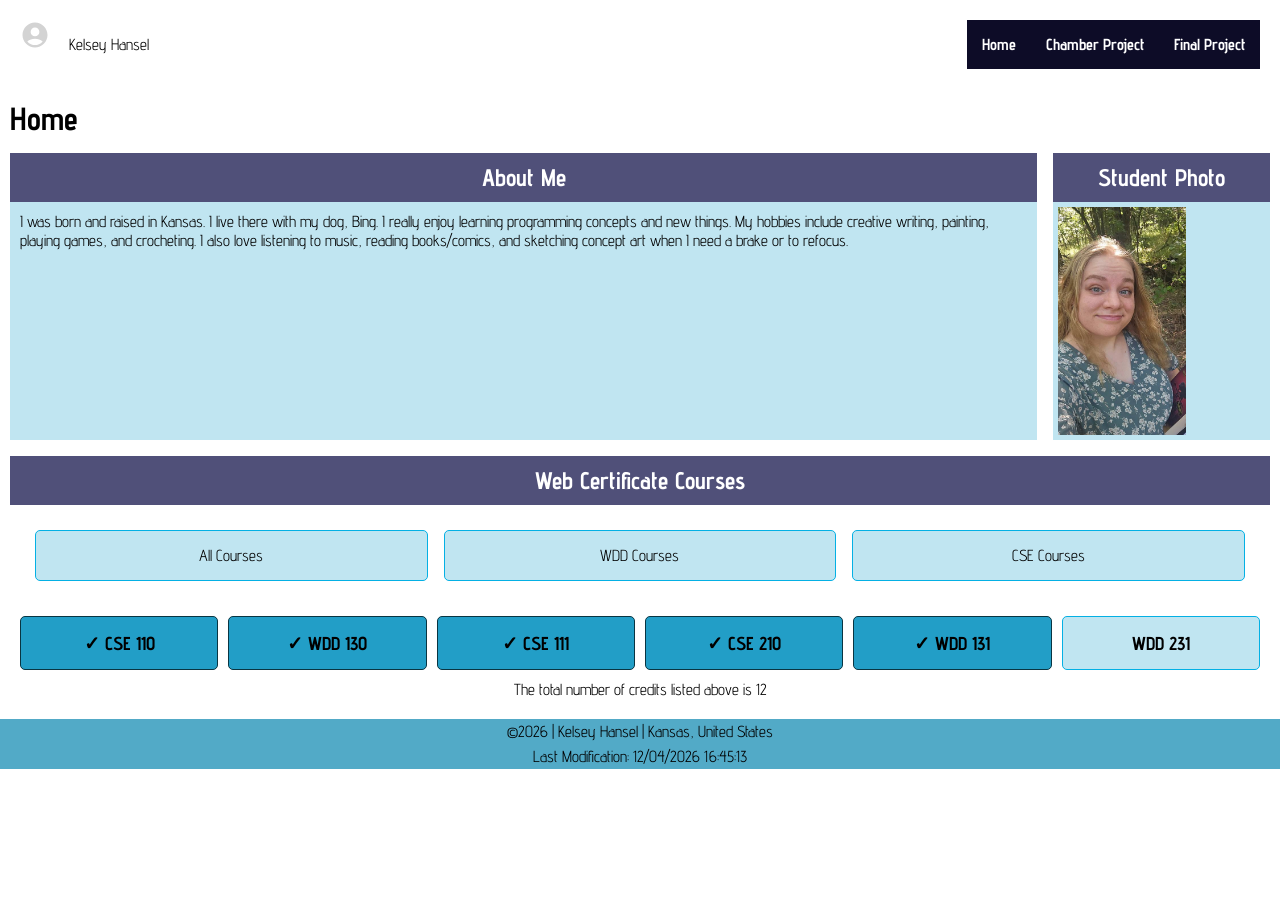
<file: index.html>
<!DOCTYPE html>
<html lang="en">
<head>
    <meta charset="UTF-8">
    <meta name="viewport" content="width=device-width, initial-scale=1.0">
    <title>Home Page</title>
    <meta name="description" content="Course Home Page that displays information about Kelsey Hansel, displays her picture, and her current certificate courses.">
    <meta name="author" content="Kelsey Hansel">
    <meta name="og:title" content="Course Home Page">
    <meta name="og:description" content="Kelsey Hansel's student page that displays her courses for her current certificate and some information about her.">
    <meta name="og:image" content="">
    <meta name="og:url" content="">
    <link rel="icon" href="images/favicon.ico">
    <link rel="preconnect" href="https://fonts.googleapis.com">
    <link rel="preconnect" href="https://fonts.gstatic.com" crossorigin>
    <link href="https://fonts.googleapis.com/css2?family=Advent+Pro:ital,wdth,wght@0,100..200,100..900;1,100..200,100..900&display=swap" rel="stylesheet">
    <link rel="stylesheet" href="styles/small.css">
    <link rel="stylesheet" href="styles/larger.css">
    <script src="scripts/date.js" defer></script>
    <script src="scripts/navigation.js" defer></script>
    <script src="scripts/course.js" defer></script>
</head>
<body>
    <header>
        <div class="name">
            <img src="images/logo.svg" class="logo" alt="Page logo of a person.">
            <span id="myname">Kelsey Hansel</span>
        </div>
        <a id="menu" href="#"></a>
        <nav>
            <ul class="navigation"> <!-- index.html used as place holder until those projects are started.-->
                <li><a name="Home" href="index.html">Home</a></li>
                <li><a name="Chamber Project" href="chamber/index.html">Chamber Project</a></li>
                <li><a name="Final Project" href="index.html">Final Project</a></li>
            </ul>
        </nav>
    </header>
    <main>
        <h1>Home</h1>
        <section class="card main">
            <h2>About Me</h2>
            <p>I was born and raised in Kansas. I live there with my dog, Bing. I really enjoy learning programming concepts and new things. My hobbies include creative writing, painting, playing games, and crocheting. I also love listening to music, reading books/comics, and sketching concept art when I need a brake or to refocus.</p>
        </section>
        <section class="card aside">
            <h2>Student Photo</h2>
            <img src="images/profile.jpg" class="profile" alt="Picture of Kelsey Hansel.">
        </section>
        <section class="bottom">
            <h2>Web Certificate Courses</h2>
            <ul class="button">
                <li><a name="All Courses" id="all-courses" class="all-courses">All Courses</a></li>
                <li><a name="WDD Courses" id="wdd-courses" class="wdd-courses">WDD Courses</a></li>
                <li><a name="CSE Courses" id="cse-courses" class="cse-courses">CSE Courses</a></li>
            </ul>
            <div id="display-courses" class="display-courses">

            </div>
            <p>The total number of credits listed above is <span id="credits"></span></p>
        </section>
    </main>
    <footer>
        <p>&copy;<span id="currentyear"></span> | Kelsey Hansel | Kansas, United States</p>
        <p class="last-mod">Last Modification: <span id="lastModified"></span></p>
    </footer>
</body>
</html>
</file>
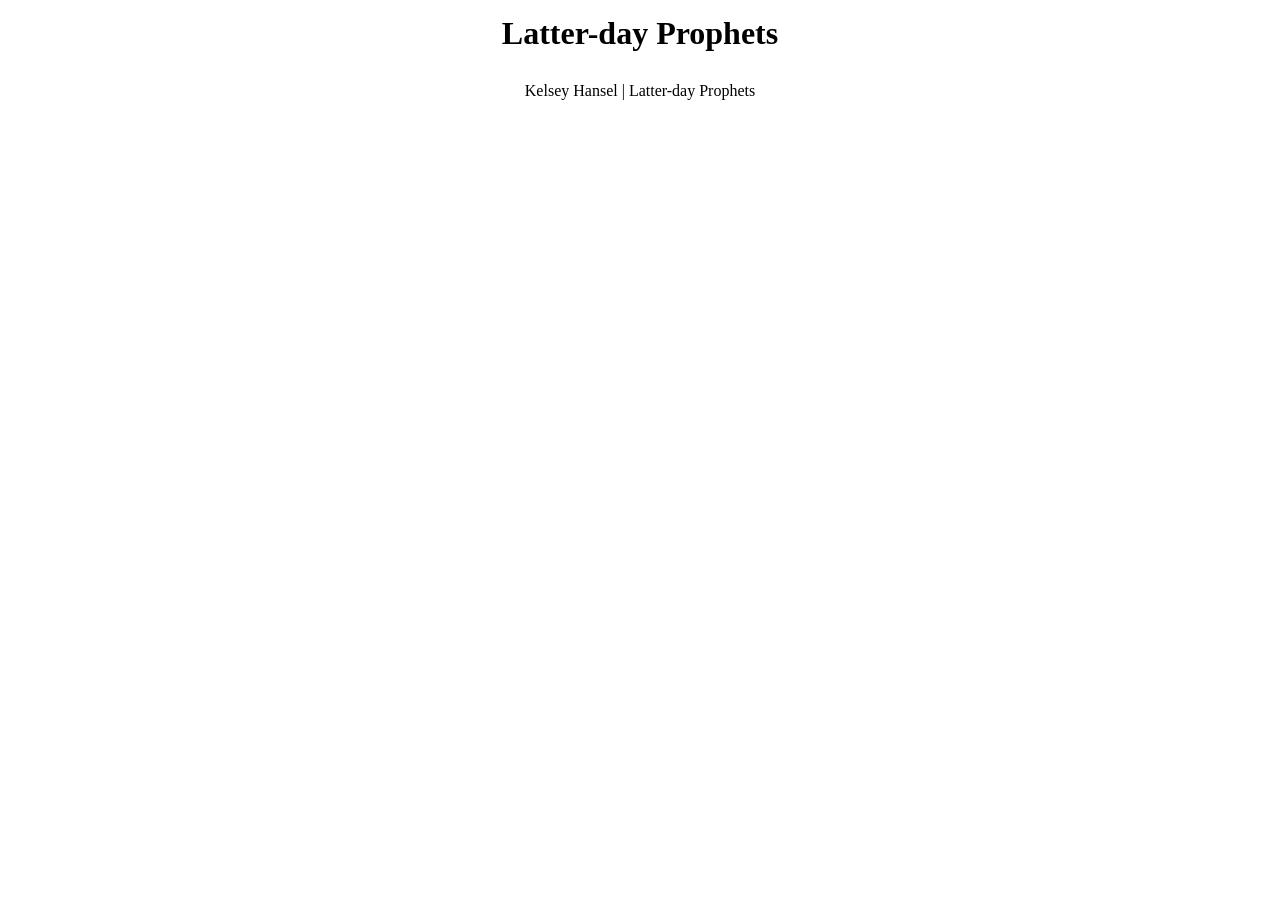
<file: prophets.html>
<!DOCTYPE html>
<html lang="en">
<head>
    <meta charset="UTF-8">
    <meta name="viewport" content="width=device-width, initial-scale=1.0">
    <title>Prophets Page</title>
    <meta name="description" content="Learning Activitng with prophets on json, async/await, and fetch methods.">
    <meta name="author" content="Kelsey Hansel">
    <link rel="stylesheet" href="styles/prophets.css">
    <script src="scripts/prophets.js" defer></script>
</head>
<body>
    <header>
        <h1>Latter-day Prophets</h1>
    </header>
    <main>
        <div id="cards"></div>
    </main>
    <footer>
        Kelsey Hansel | Latter-day Prophets
    </footer>
</body>
</html>
</file>
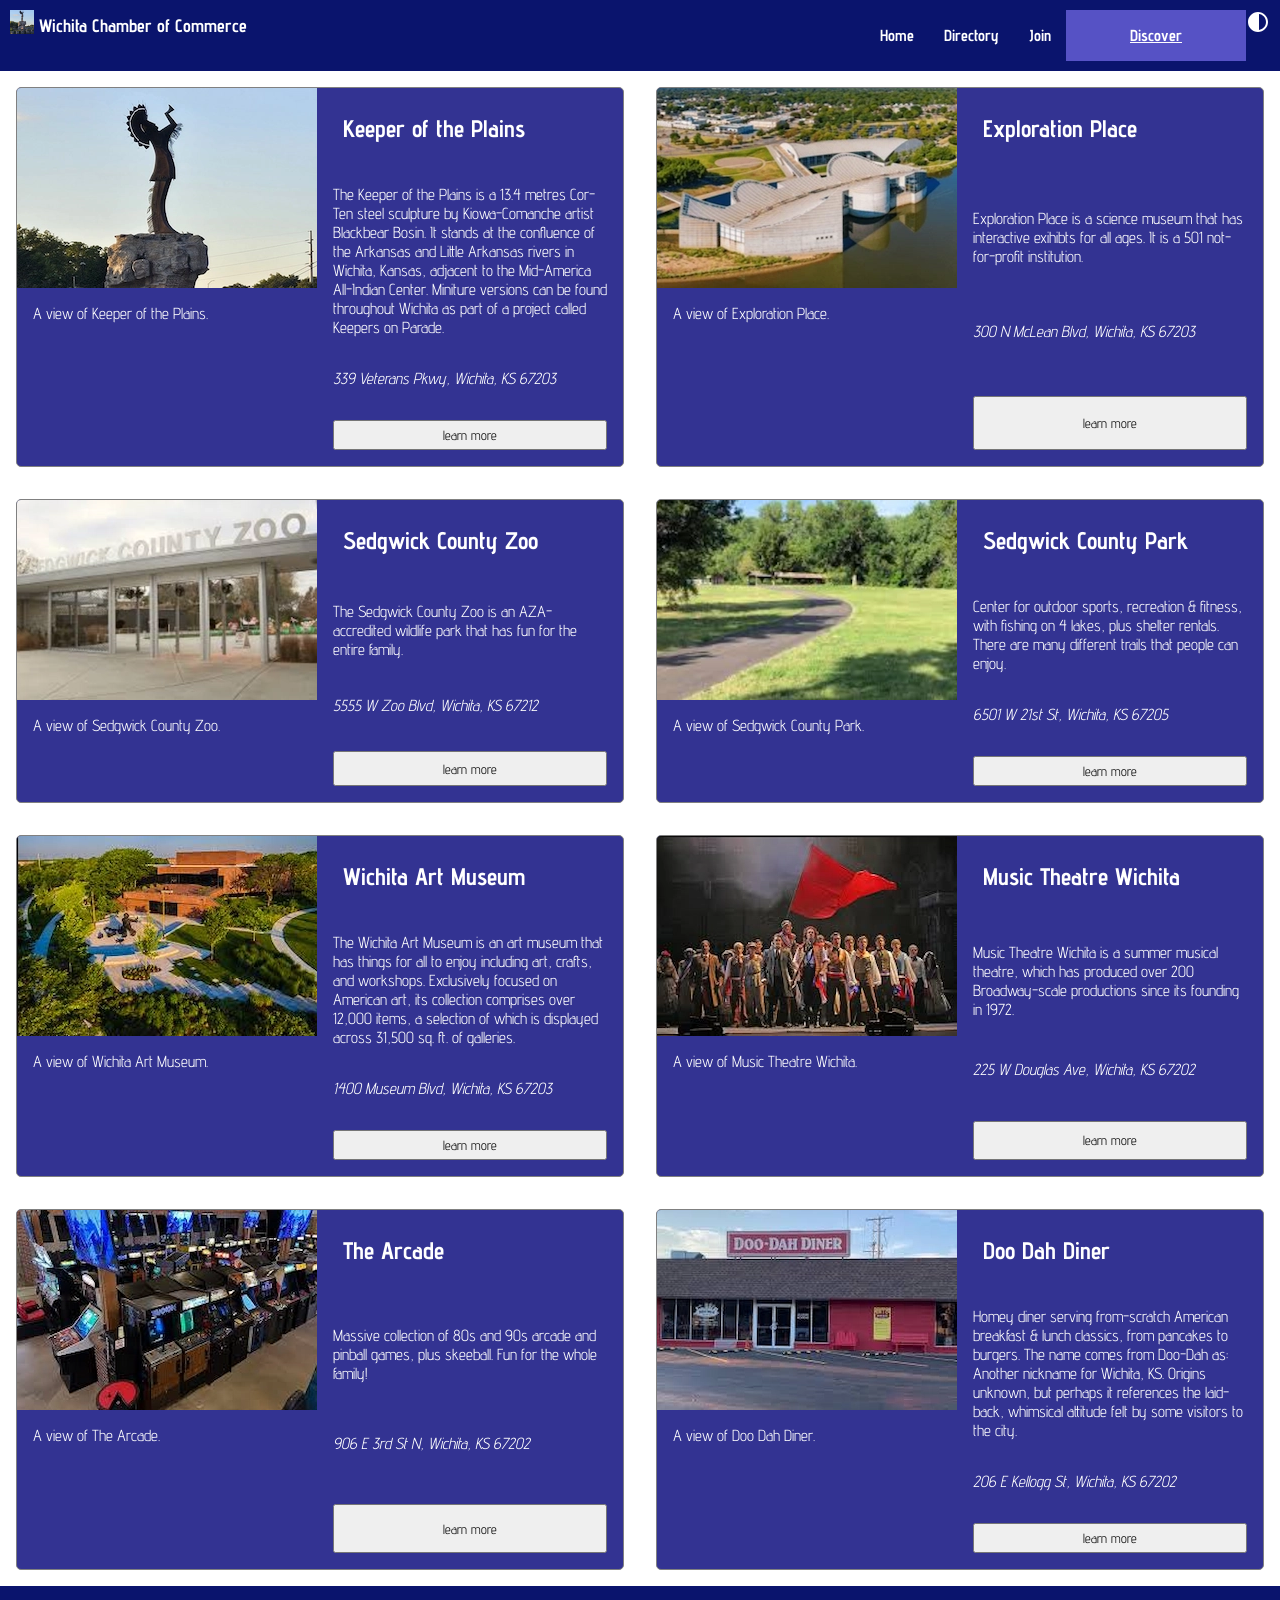
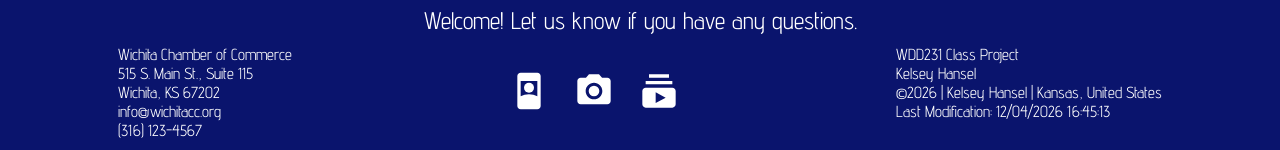
<file: chamber/discover.html>
<!DOCTYPE html>
<html lang="en">

<head>
    <meta charset="UTF-8">
    <meta name="viewport" content="width=device-width, initial-scale=1.0">
    <title>Discover</title>
    <meta name="description" content="Wichita Chamber of Commerce discover page that displays places of interest in Wichita.">
    <meta name="author" content="Kelsey Hansel">
    <meta name="og:title" content="Wichita Chamber of Commerce Discover Page">
    <meta name="og:description" content="Wichita Chamber of Commerce discover page that displays places of interest in Wichita.">
    <meta name="og:image" content="images/discover-preview.jpg">
    <meta name="og:url" content="https://kelsey-hansel.github.io/wdd231/chamber/discover.html">
    <link rel="icon" href="images/favicon.ico">
    <link rel="preconnect" href="https://fonts.googleapis.com">
    <link rel="preconnect" href="https://fonts.gstatic.com" crossorigin>
    <link href="https://fonts.googleapis.com/css2?family=Advent+Pro:ital,wdth,wght@0,100..200,100..900;1,100..200,100..900&display=swap" rel="stylesheet">
    <link rel="stylesheet" href="styles/normalize.css">
    <link rel="stylesheet" href="styles/small.css">
    <link rel="stylesheet" href="styles/medium.css">
    <script src="scripts/date.js" defer></script>
    <script src="scripts/navigation.js" defer></script>
    <script src="data/interest-area.mjs" type="module" defer></script>
    <script src="scripts/discover.mjs" type="module" defer></script>
</head>

<body>
    <header>
        <img src="images/logo.jpg" alt="Keeper of the Plains">
        <h1>Wichita Chamber of Commerce</h1>
        <img src="images/dark-mode.svg" alt="Dark mode button" class="darkmode" id="darkmode">
        <a id="menu" href="#"></a>
        <nav>
           <ul class="navigation">
                <li><a href="index.html">Home</a></li>
                <li><a href="directory.html">Directory</a></li>
                <li><a href="join.html">Join</a></li>
                <li><a href="discover.html" class="active">Discover</a></li>
            </ul> 
        </nav>
    </header>
    <main class="discover-cards">
        <section id="card-container">
            
        </section>
    </main>
    <footer>
        <p id="visit-message"></p>
        <section class="address">
            <p>Wichita Chamber of Commerce</p>
            <p>515 S. Main St., Suite 115</p>
            <p>Wichita, KS 67202</p>
            <p>info@wichitacc.org</p>
            <p>(316) 123-4567</p>
        </section>
        <section class="social-media">
            <a href="https://www.facebook.com"><img src="images/facebook.svg" alt="FaceBook logo and link"></a>
            <a href="https://www.instagram.com"><img src="images/instagram.svg" alt="Instagram logo and link"></a>
            <a href="https://www.youtube.com"><img src="images/youtube.svg" alt="YouTube logo and link"></a>
        </section>
        <section class="copyright">
            <p>WDD231 Class Project</p>
            <p>Kelsey Hansel</p>
            <p>&copy;<span id="currentyear"></span> | Kelsey Hansel | Kansas, United States</p>
            <p class="last-mod">Last Modification: <span id="lastModified"></span></p>
        </section>
    </footer>
</body>

</html>
</file>
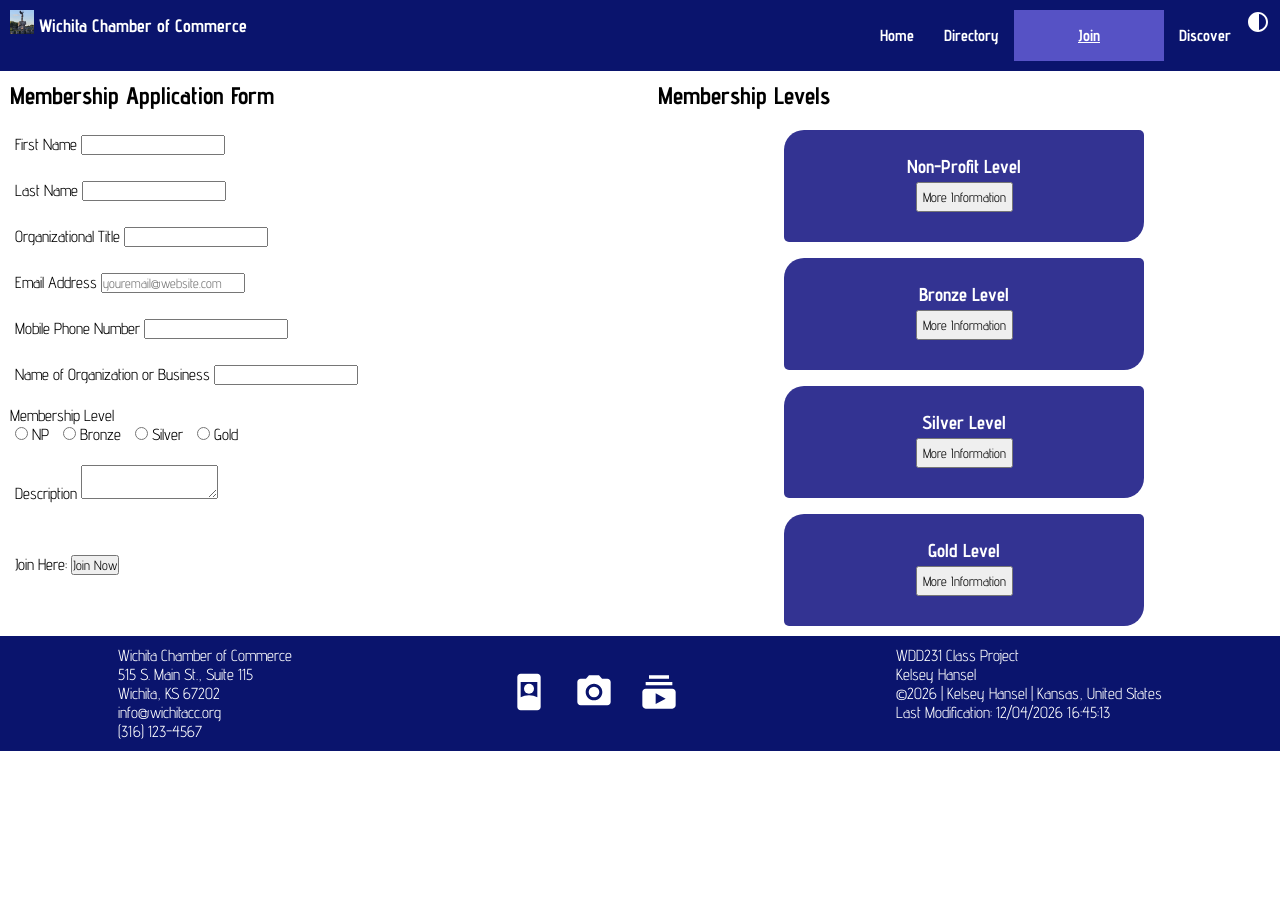
<file: chamber/join.html>
<!DOCTYPE html>
<html lang="en">

<head>
    <meta charset="UTF-8">
    <meta name="viewport" content="width=device-width, initial-scale=1.0">
    <title>Join</title>
    <meta name="description" content="Wichita Chamber of Commerce join page that displays the levels of membership and asks for your business's information.">
    <meta name="author" content="Kelsey Hansel">
    <meta name="og:title" content="Wichita Chamber of Commerce Join Page">
    <meta name="og:description" content="Wichita Chamber of Commerce join page that displays the levels of membership and asks for your business's information.">
    <meta name="og:image" content="images/join-preview.jpg">
    <meta name="og:url" content="https://kelsey-hansel.github.io/wdd231/chamber/join.html">
    <link rel="icon" href="images/favicon.ico">
    <link rel="preconnect" href="https://fonts.googleapis.com">
    <link rel="preconnect" href="https://fonts.gstatic.com" crossorigin>
    <link href="https://fonts.googleapis.com/css2?family=Advent+Pro:ital,wdth,wght@0,100..200,100..900;1,100..200,100..900&display=swap" rel="stylesheet">
    <link rel="stylesheet" href="styles/normalize.css">
    <link rel="stylesheet" href="styles/small.css">
    <link rel="stylesheet" href="styles/larger.css">
    <script src="scripts/date.js" defer></script>
    <script src="scripts/navigation.js" defer></script>
    <script src="scripts/join.js" defer></script>
</head>

<body>
    <header>
        <img src="images/logo.jpg" alt="Keeper of the Plains">
        <h1>Wichita Chamber of Commerce</h1>
        <img src="images/dark-mode.svg" alt="Dark mode button" class="darkmode" id="darkmode">
        <a id="menu" href="#"></a>
        <nav>
           <ul class="navigation">
                <li><a href="index.html">Home</a></li>
                <li><a href="directory.html">Directory</a></li>
                <li><a href="join.html" class="active">Join</a></li>
                <li><a href="discover.html">Discover</a></li>
            </ul> 
        </nav>
    </header>
    <main class="join">
        <div>
            <h2 class="form-heading">Membership Application Form</h2>
            <form id="member-join-form" method="GET" action="thankyou.html">
                <label for="first-name">First Name <input type="text" id="first-name" name="first-name" required autocomplete="given-name" title="Please enter first name."> </label>
                <label for="last-name">Last Name <input type="text" id="last-name" name="last-name" required autocomplete="family-name" title="Please enter last name."> </label>
                <label for="org-title">Organizational Title <input type="text" id="org-title" name="org-title" autocomplete="organization-title" title="Only letters, hyphens, and spaces allowed." pattern="[a-zA-Z\\-\\s]{7,}"> </label>
                <label for="email">Email Address <input type="email" id="email" name="email" required autocomplete="email" placeholder="youremail@website.com" title="Please enter your email."> </label>
                <label for="mobile-number">Mobile Phone Number <input type="tel" id="mobile-number" name="mobile-number" required autocomplete="tel" title="Please enter mobile number."> </label>
                <label for="org-name">Name of Organization or Business <input type="text" id="org-name" name="org-name" required autocomplete="organization" title="Please enter your organization name."> </label>
                <fieldset id="levels-membership">
                    <legend>Membership Level</legend>
                    <label for="membership-level"> <input type="radio" id="non-profit" name="membership-level" required value="NP"> NP</label>
                    <label for="membership-level"> <input type="radio" id="bronze" name="membership-level" required value="Bronze"> Bronze</label>
                    <label for="membership-level"> <input type="radio" id="silver" name="membership-level" required value="Silver"> Silver</label>
                    <label for="membership-level"> <input type="radio" id="gold" name="membership-level" required value="Gold"> Gold</label>
                </fieldset>
                <label for="description">Description <textarea id="description" name="description" title="Please enter a short description of you organization."></textarea> </label>
                <label for="timestamp"><input type="hidden" id="timestamp" name="timestamp"></label>
                <label for="submit-button"> Join Here: <input type="submit" id="submit-button" name="submit-button" value="Join Now"></label>
            </form>
        </div>
        <div>
            <h2 class="level-heading">Membership Levels</h2>
            <section id="membership-card-container">
                <div class="level-card">
                    <h3>Non-Profit Level</h3>
                    <button id="open-np"> More Information </button>
                        <dialog id="np-modal">
                            <h4>Non-Profit Level</h4>
                            <button id="close-np"> Close </button>
                            <p>This is for our non-profit organizations that join us.
                                <br> There is no fee for this level of membership.
                                <br> Benefits include:
                                <br> - Events on the calendar
                                <br> - Directory Listing
                                <br> - Home page spotlight
                                <br> - Recognition and advertising online and around the city
                                <br> - All events, including VIP events
                                <br> - Special charity fundraising events
                                <br> If this sounds like what you need, then sign up for this level.
                            </p>
                        </dialog>
                </div>
                <div class="level-card">
                    <h3>Bronze Level</h3>
                    <button id="open-bronze"> More Information </button>
                        <dialog id="bronze-modal">
                            <h4>Bronze Level</h4>
                            <button id="close-bronze"> Close </button>
                            <p>This is the basic membership package.
                                <br> The annual fee is $350 for this level.
                                <br> Benefits include:
                                <br> - Events on the calendar
                                <br> - Directory Listing
                                <br> - General events
                                <br> If this sounds like what you need, then sign up for this level.
                            </p>
                        </dialog>
                </div>
                <div class="level-card">
                    <h3>Silver Level</h3>
                    <button id="open-silver"> More Information </button>
                        <dialog id="silver-modal">
                            <h4>Silver Level</h4>
                            <button id="close-silver"> Close </button>
                            <p>This is the intermediate membership package.
                                <br> The annual fee is $600 for this level.
                                <br> Benefits include:
                                <br> - Events on the calendar
                                <br> - Directory Listing
                                <br> - General and networking events
                                <br> - Home page spotlight
                                <br> - Job postings in events tab on home page
                                <br> If this sounds like what you need, then sign up for this level.
                            </p>
                        </dialog>
                </div>
                <div class="level-card">
                    <h3>Gold Level</h3>
                    <button id="open-gold"> More Information </button>
                        <dialog id="gold-modal">
                            <h4>Gold Level</h4>
                            <button id="close-gold"> Close </button>
                            <p>This is the elite membership package.
                                <br> The annual fee is $1,000 for this level.
                                <br> Benefits include:
                                <br> - Events on the calendar
                                <br> - Directory Listing
                                <br> - Home page spotlight
                                <br> - Recognition and advertising online and around the city
                                <br> - All events, including VIP events
                                <br> If this sounds like what you need, then sign up for this level.
                            </p>
                        </dialog>
                </div>
            </section>
        </div>
        
    </main>
    <footer>
        <section class="address">
            <p>Wichita Chamber of Commerce</p>
            <p>515 S. Main St., Suite 115</p>
            <p>Wichita, KS 67202</p>
            <p>info@wichitacc.org</p>
            <p>(316) 123-4567</p>
        </section>
        <section class="social-media">
            <a href="https://www.facebook.com"><img src="images/facebook.svg" alt="FaceBook logo and link"></a>
            <a href="https://www.instagram.com"><img src="images/instagram.svg" alt="Instagram logo and link"></a>
            <a href="https://www.youtube.com"><img src="images/youtube.svg" alt="YouTube logo and link"></a>
        </section>
        <section class="copyright">
            <p>WDD231 Class Project</p>
            <p>Kelsey Hansel</p>
            <p>&copy;<span id="currentyear"></span> | Kelsey Hansel | Kansas, United States</p>
            <p class="last-mod">Last Modification: <span id="lastModified"></span></p>
        </section>
    </footer>
</body>

</html>
</file>
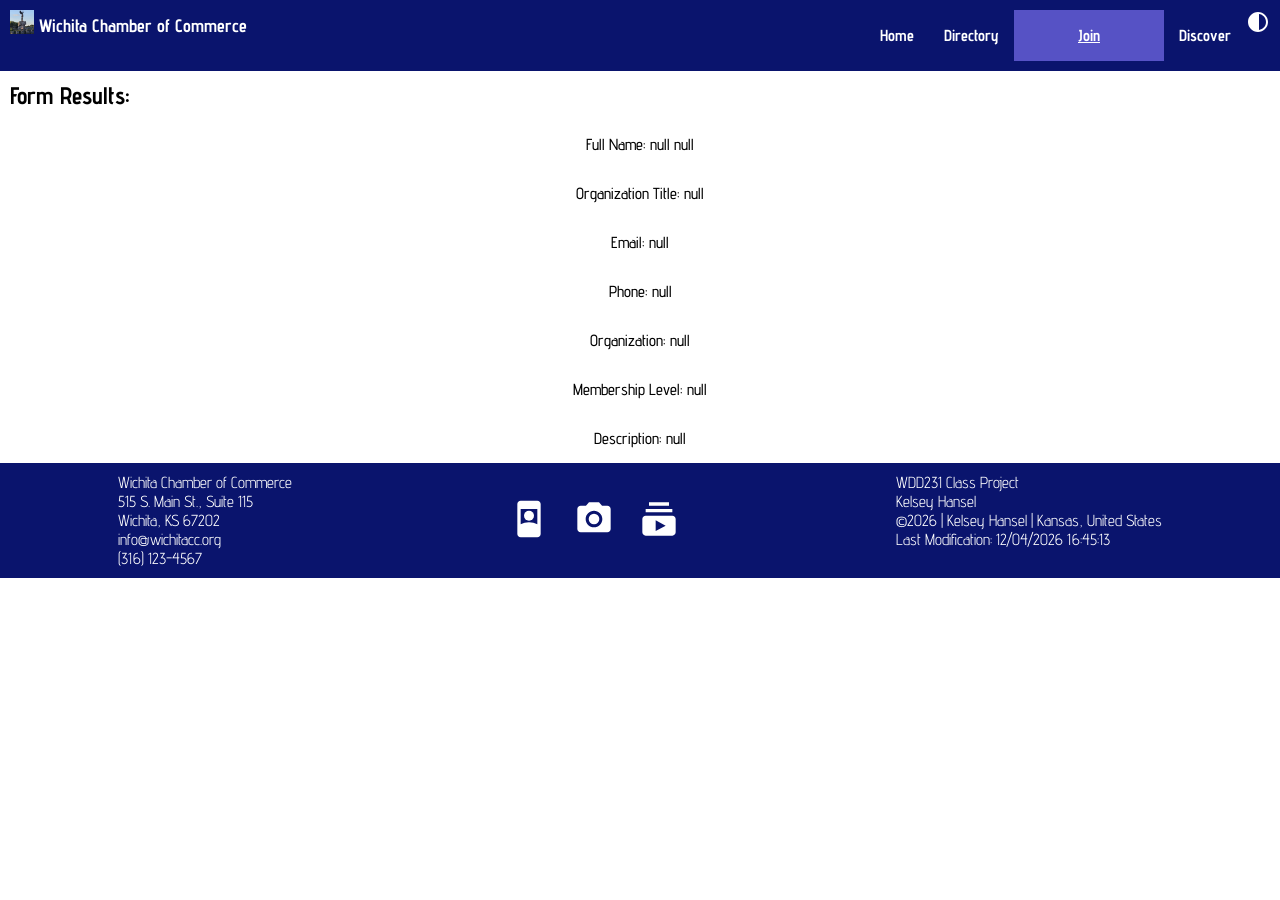
<file: chamber/thankyou.html>
<!DOCTYPE html>
<html lang="en">

<head>
    <meta charset="UTF-8">
    <meta name="viewport" content="width=device-width, initial-scale=1.0">
    <title>Thank You!</title>
    <meta name="description" content="Wichita Chamber of Commerce join page that displays the levels of membership and asks for your business's information.">
    <meta name="author" content="Kelsey Hansel">
    <link rel="icon" href="images/favicon.ico">
    <link rel="preconnect" href="https://fonts.googleapis.com">
    <link rel="preconnect" href="https://fonts.gstatic.com" crossorigin>
    <link href="https://fonts.googleapis.com/css2?family=Advent+Pro:ital,wdth,wght@0,100..200,100..900;1,100..200,100..900&display=swap" rel="stylesheet">
    <link rel="stylesheet" href="styles/normalize.css">
    <link rel="stylesheet" href="styles/small.css">
    <link rel="stylesheet" href="styles/larger.css">
    <script src="scripts/date.js" defer></script>
    <script src="scripts/navigation.js" defer></script>
    <script src="scripts/thankyou.js" defer></script>
</head>

<body>
    <header>
        <img src="images/logo.jpg" alt="Keeper of the Plains">
        <h1>Wichita Chamber of Commerce</h1>
        <img src="images/dark-mode.svg" alt="Dark mode button" class="darkmode" id="darkmode">
        <a id="menu" href="#"></a>
        <nav>
           <ul class="navigation">
                <li><a href="index.html">Home</a></li>
                <li><a href="directory.html">Directory</a></li>
                <li><a href="join.html" class="active">Join</a></li>
                <li><a href="discover.html">Discover</a></li>
            </ul> 
        </nav>
    </header>
    <main>
        
        <section id="thankyou-container">
            <h2>Form Results:</h2>  
        </section>
    </main>
    <footer>
        <section class="address">
            <p>Wichita Chamber of Commerce</p>
            <p>515 S. Main St., Suite 115</p>
            <p>Wichita, KS 67202</p>
            <p>info@wichitacc.org</p>
            <p>(316) 123-4567</p>
        </section>
        <section class="social-media">
            <a href="https://www.facebook.com"><img src="images/facebook.svg" alt="FaceBook logo and link"></a>
            <a href="https://www.instagram.com"><img src="images/instagram.svg" alt="Instagram logo and link"></a>
            <a href="https://www.youtube.com"><img src="images/youtube.svg" alt="YouTube logo and link"></a>
        </section>
        <section class="copyright">
            <p>WDD231 Class Project</p>
            <p>Kelsey Hansel</p>
            <p>&copy;<span id="currentyear"></span> | Kelsey Hansel | Kansas, United States</p>
            <p class="last-mod">Last Modification: <span id="lastModified"></span></p>
        </section>
    </footer>
</body>

</html>
</file>
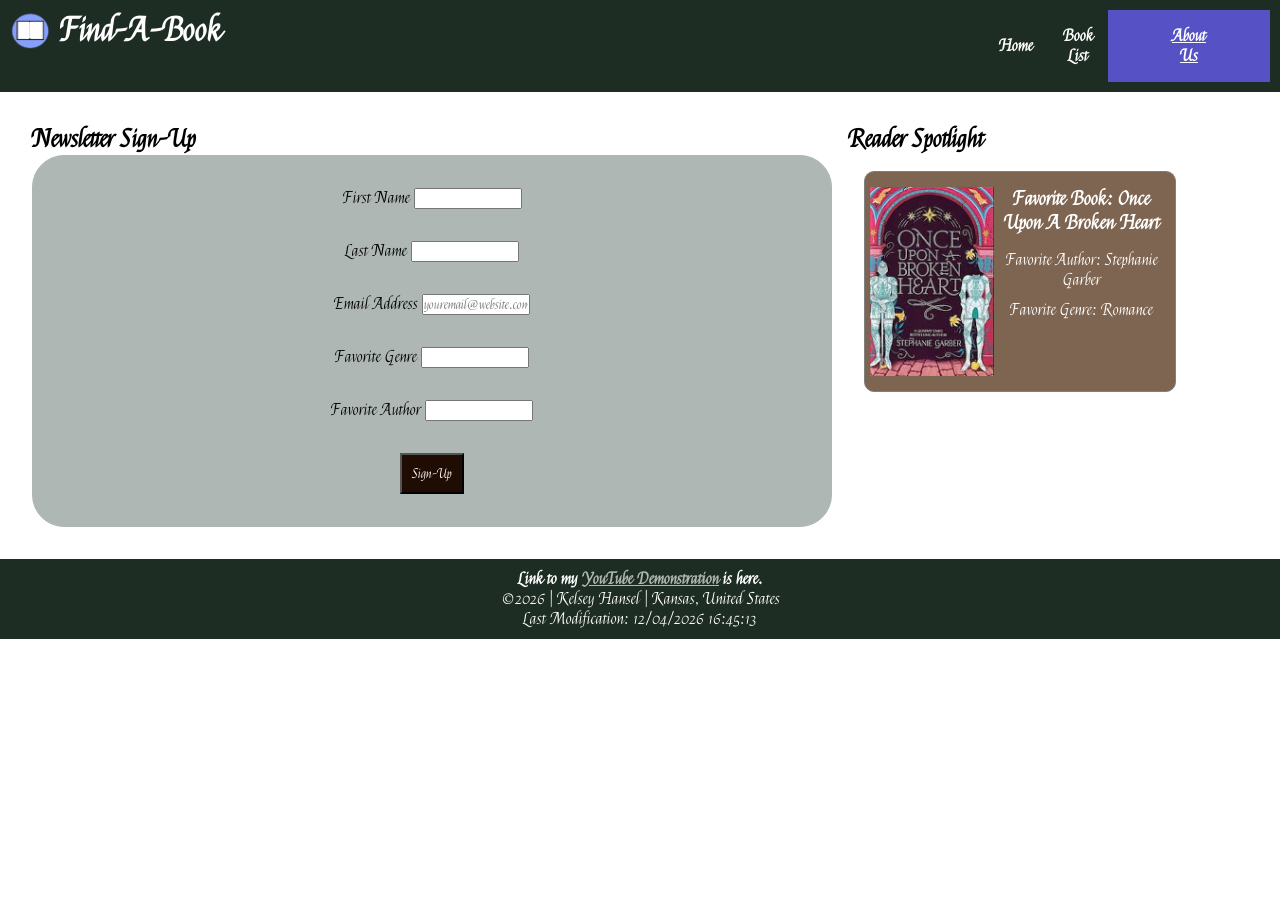
<file: final-project/about.html>
<!DOCTYPE html>
<html lang="en">

<head>
    <meta charset="UTF-8">
    <meta name="viewport" content="width=device-width, initial-scale=1.0">
    <title>About Us</title>
    <meta name="description" content="About Us page for Find-A-Book with a reader spotlight and newsletter sign-up.">
    <meta name="author" content="Kelsey Hansel">
    <meta property="og:title" content="Find-A-Book About Us Page">
    <meta property="og:description" content="About Us page for Find-A-Book with a reader spotlight and newsletter sign-up.">
    <meta property="og:image" content="https://kelsey-hansel.github.io/wdd231/final-project/images/about-preview.jpg">
    <meta property="og:url" content="https://kelsey-hansel.github.io/wdd231/final-project/about.html">
    <link rel="icon" href="images/favicon.ico">
    <link rel="preconnect" href="https://fonts.googleapis.com">
    <link rel="preconnect" href="https://fonts.gstatic.com" crossorigin>
    <link href="https://fonts.googleapis.com/css2?family=Felipa&display=swap" rel="stylesheet">
    <link rel="stylesheet" href="styles/normalize.css">
    <link rel="stylesheet" href="styles/small.css">
    <link rel="stylesheet" href="styles/larger.css">
    <script src="scripts/date.js" defer></script>
    <script src="scripts/navigation.js" defer></script>
    <script src="scripts/reader-spotlight.js" defer></script>
</head>

<body>
    <header>
        <img src="images/find-a-book-logo.png" alt="book logo">
        <h1>Find-A-Book</h1>
        <a id="menu" href="#"></a>
        <nav>
            <ul class="navigation">
                <li><a href="index.html">Home</a></li>
                <li><a href="directory.html">Book List</a></li>
                <li><a href="about.html" class="active">About Us</a></li>
            </ul>
        </nav>
    </header>
    <main class="form-page">
        <div>
            <h2>Newsletter Sign-Up</h2>
            <form id="newsletter-signup" method="GET" action="thankyou.html">
                <label for="first-name">First Name <input type="text" id="first-name" name="first-name" required
                        autocomplete="given-name" title="Please enter first name."> </label>
                <label for="last-name">Last Name <input type="text" id="last-name" name="last-name" required autocomplete="family-name"
                        title="Please enter last name."> </label>
                <label for="email">Email Address <input type="email" id="email" name="email" required autocomplete="email"
                        placeholder="youremail@website.com" title="Please enter your email."> </label>
                <label for="fav-genre">Favorite Genre <input type="text" id="fav-genre" name="fav-genre" required
                        title="Please enter your favorite genre."> </label>
                <label for="fav-author">Favorite Author <input type="text" id="fav-author" name="fav-author" required
                        title="Please enter your favorite author."> </label>
                <label for="submit-button"> <input type="submit" id="submit-button" name="submit-button"
                        value="Sign-Up"></label>
            </form>
        </div>
        <section id="reader-spotlight">
            <h2>Reader Spotlight</h2>
        </section>
    </main>
    <footer>
        <h4> Link to my <a href="https://youtu.be/ZwHuN_VfjZo">YouTube Demonstration</a> is here.</h4>
        <p>&copy;<span id="currentyear"></span> | Kelsey Hansel | Kansas, United States</p>
        <p class="last-mod">Last Modification: <span id="lastModified"></span></p>
    </footer>
</body>

</html>
</file>
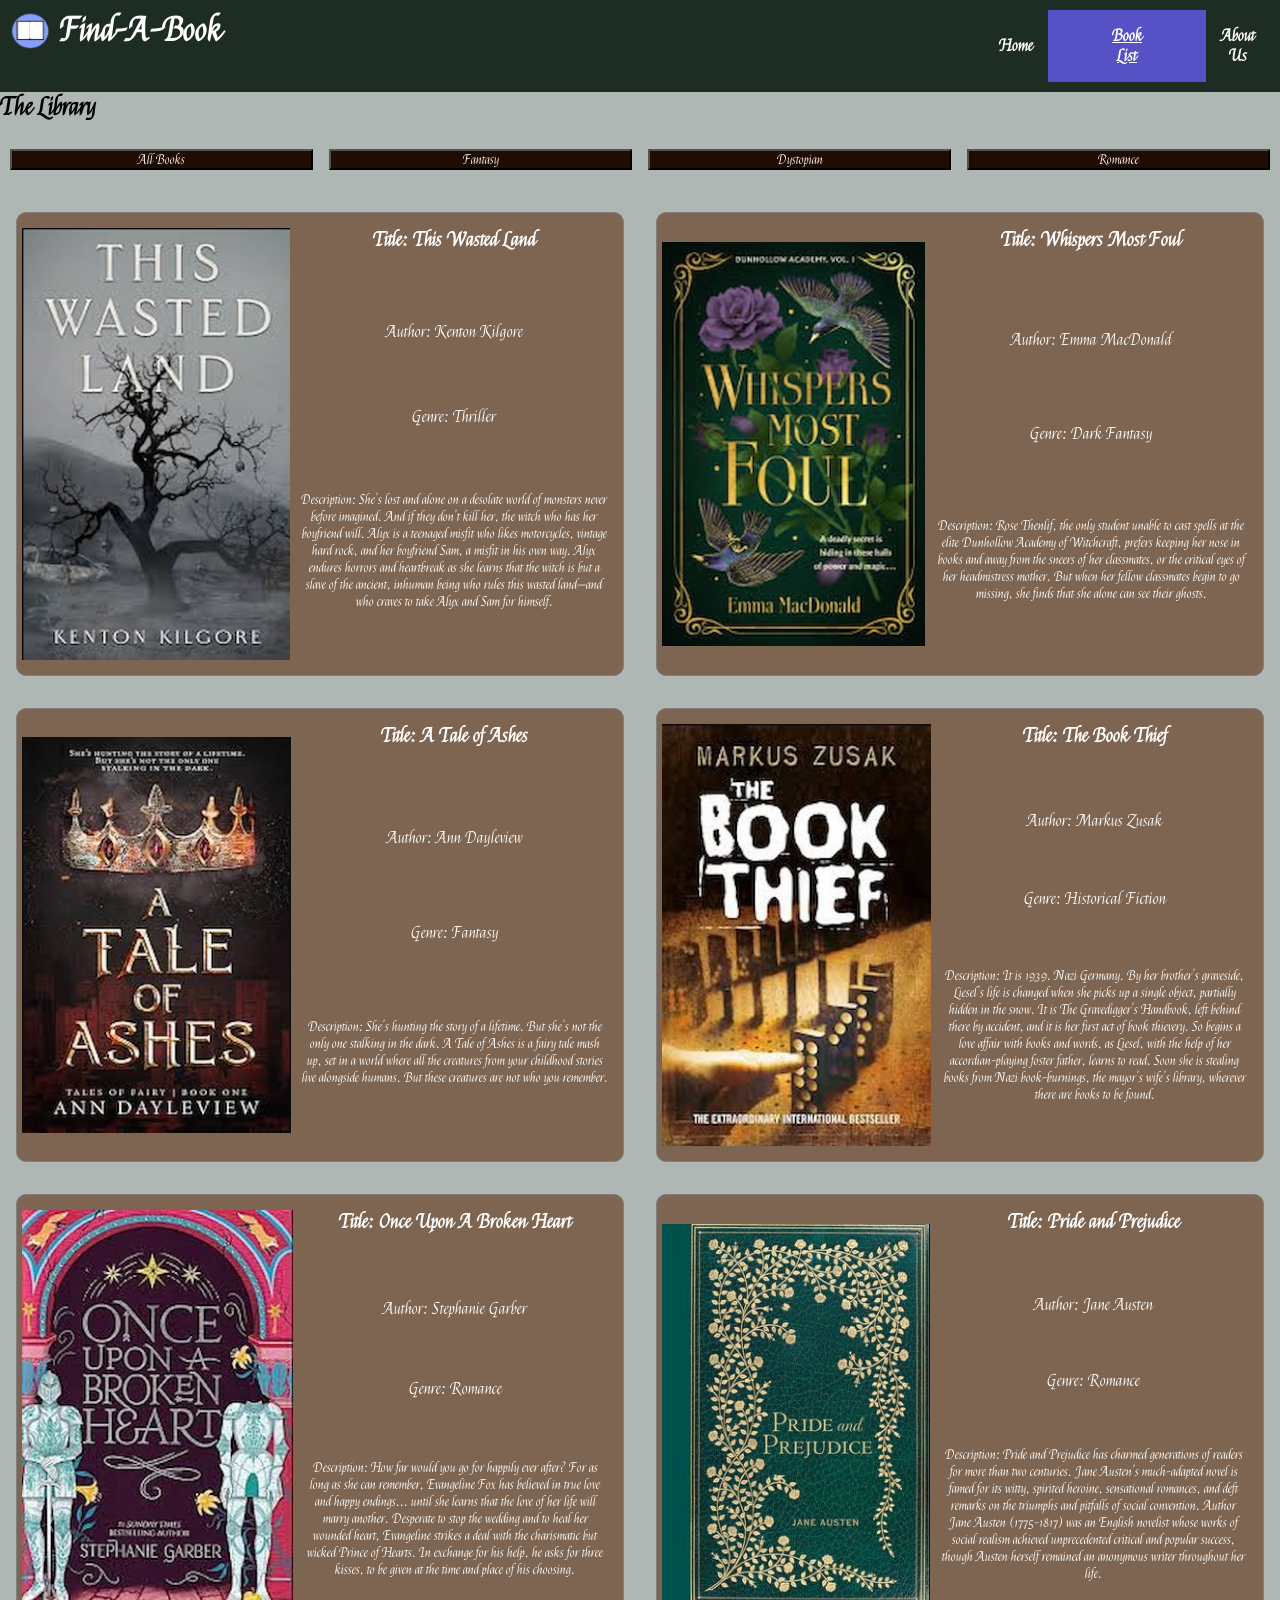
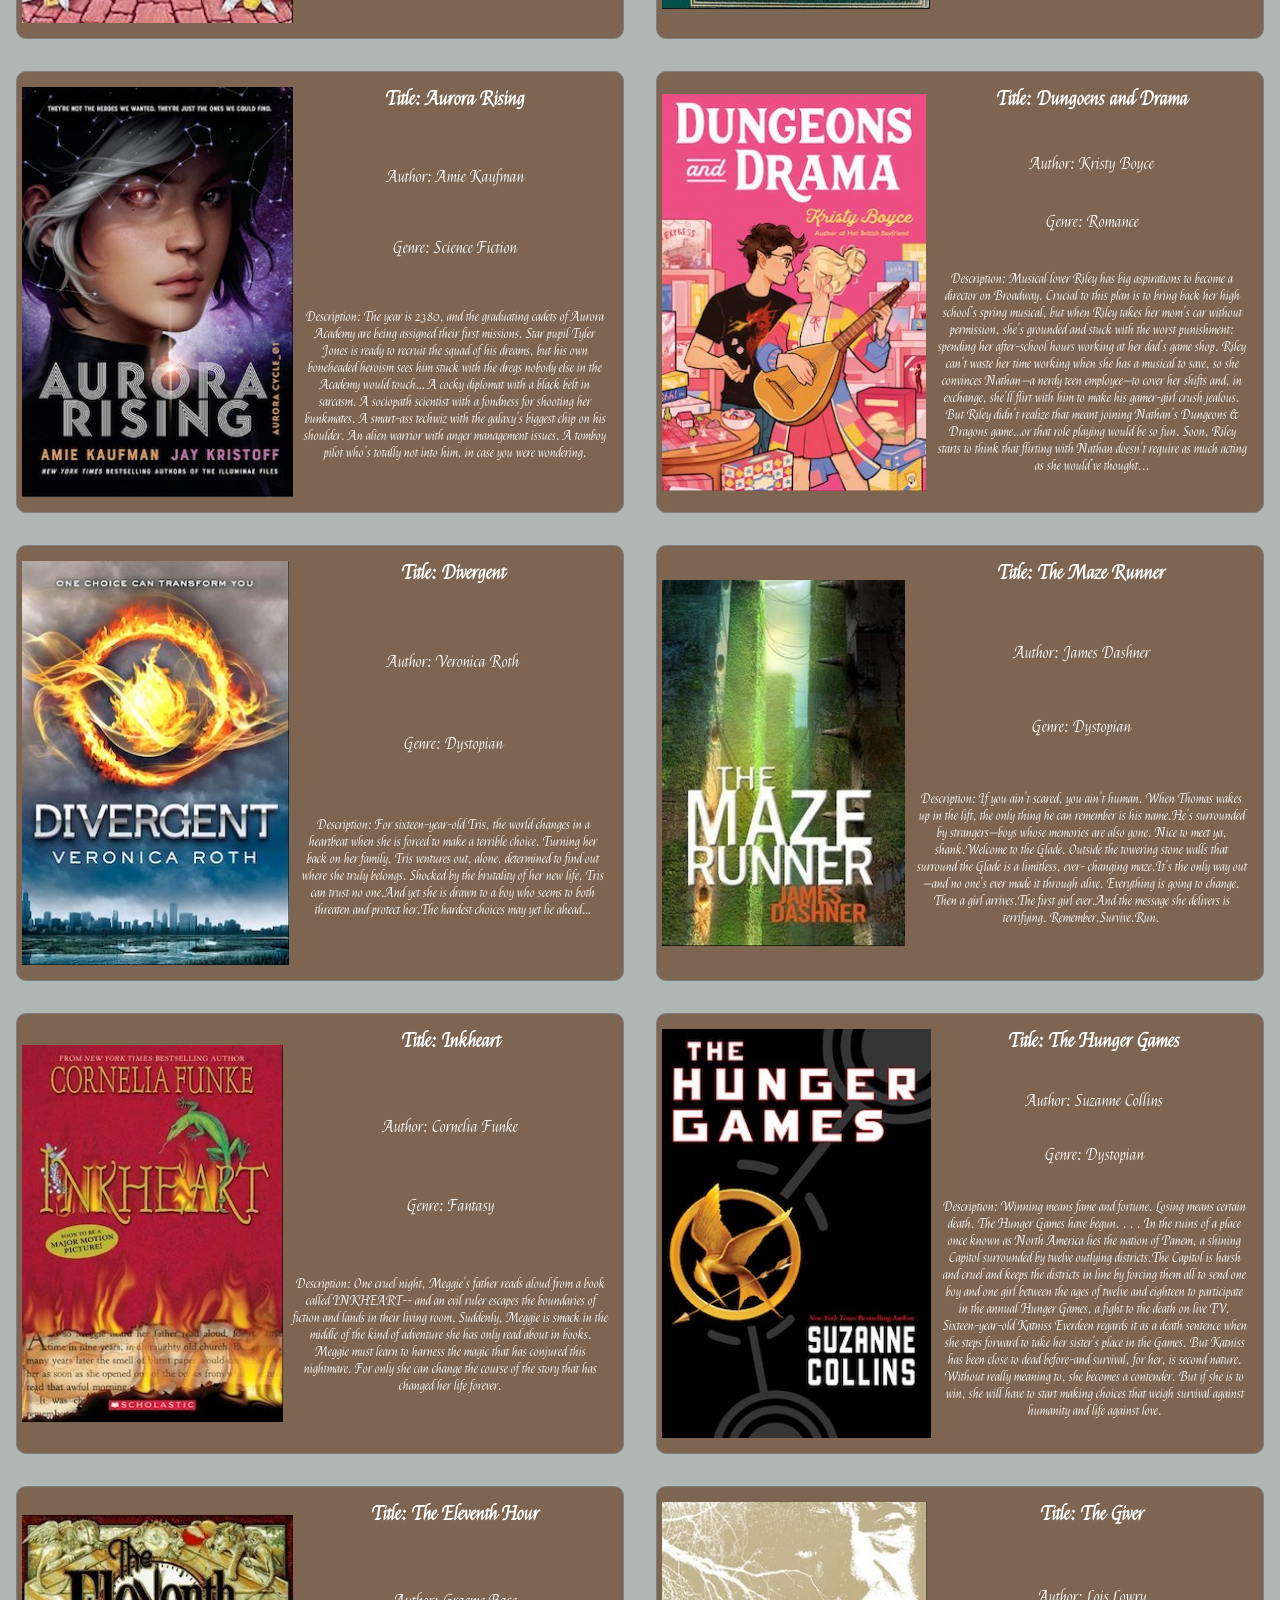
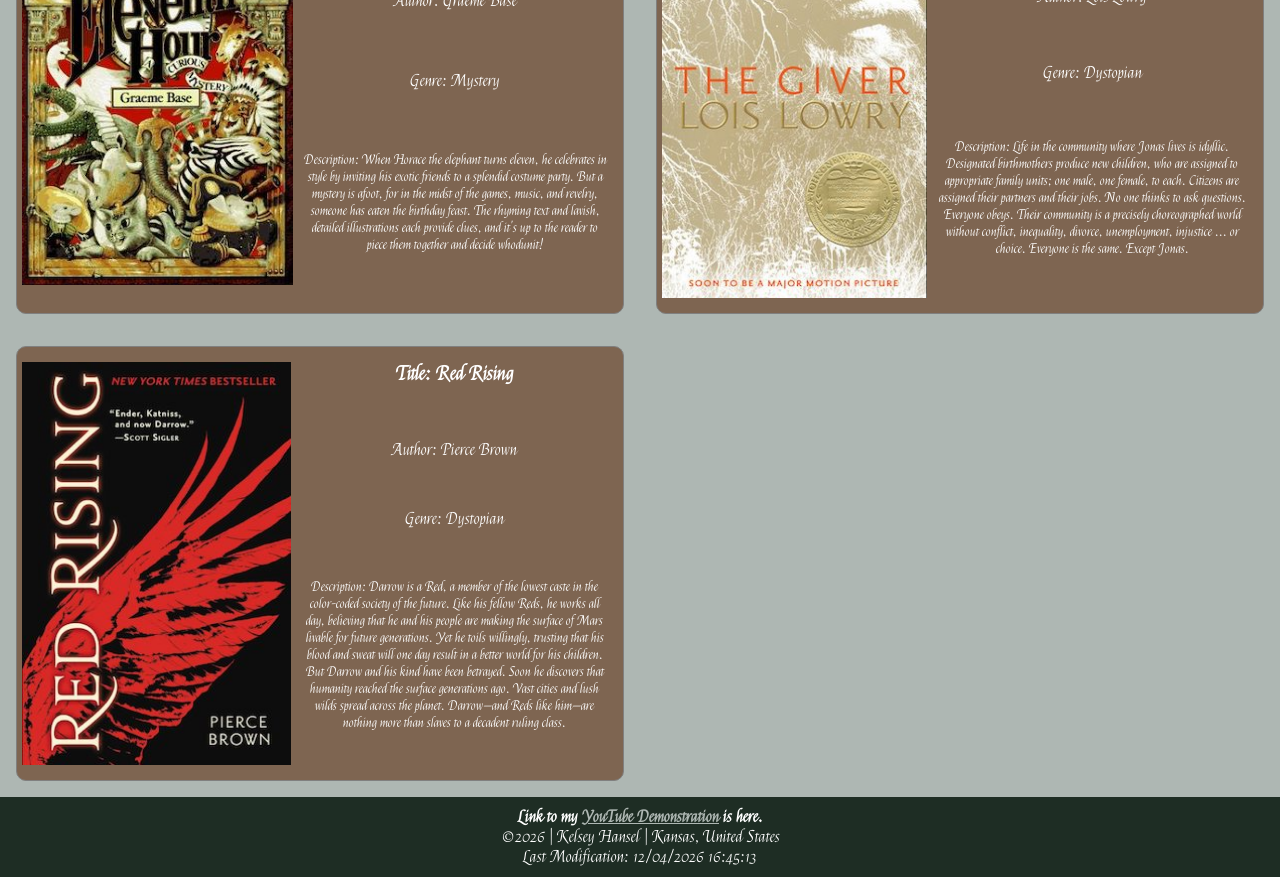
<file: final-project/directory.html>
<!DOCTYPE html>
<html lang="en">

<head>
    <meta charset="UTF-8">
    <meta name="viewport" content="width=device-width, initial-scale=1.0">
    <title>Library</title>
    <meta name="description" content="Book directory page for Find-A-Book with a selection of books.">
    <meta name="author" content="Kelsey Hansel">
    <meta property="og:title" content="Find-A-Book Book Directory Page">
    <meta property="og:description" content="Book directory page for Find-A-Book with a selection of books.">
    <meta property="og:image" content="https://kelsey-hansel.github.io/wdd231/final-project/images/directory-preview.jpg">
    <meta property="og:url" content="https://kelsey-hansel.github.io/wdd231/final-project/directory.html">
    <link rel="icon" href="images/favicon.ico">
    <link rel="preconnect" href="https://fonts.googleapis.com">
    <link rel="preconnect" href="https://fonts.gstatic.com" crossorigin>
    <link href="https://fonts.googleapis.com/css2?family=Felipa&display=swap" rel="stylesheet">
    <link rel="stylesheet" href="styles/normalize.css">
    <link rel="stylesheet" href="styles/small.css">
    <link rel="stylesheet" href="styles/larger.css">
    <script src="scripts/date.js" defer></script>
    <script src="scripts/navigation.js" defer></script>
    <script src="data/books.mjs" type="module" defer></script>
    <script src="scripts/book-library.mjs" type="module" defer></script>
</head>

<body>
    <header>
        <img src="images/find-a-book-logo.png" alt="book logo">
        <h1>Find-A-Book</h1>
        <a id="menu" href="#"></a>
        <nav>
            <ul class="navigation">
                <li><a href="index.html">Home</a></li>
                <li><a href="directory.html" class="active">Book List</a></li>
                <li><a href="about.html">About Us</a></li>
            </ul>
        </nav>
    </header>
    <main class="library">
        <h2>The Library</h2>
        <div class="library-buttons">
            <button id="all-books">All Books</button>
            <button id="fantasy-sort">Fantasy</button>
            <button id="dystopian-sort">Dystopian</button>
            <button id="romance-sort">Romance</button>
        </div>
        <section id="library-container">

        </section>
    </main>
    <footer>
        <h4> Link to my <a href="https://youtu.be/ZwHuN_VfjZo">YouTube Demonstration</a> is here.</h4>
        <p>&copy;<span id="currentyear"></span> | Kelsey Hansel | Kansas, United States</p>
        <p class="last-mod">Last Modification: <span id="lastModified"></span></p>
    </footer>
</body>

</html>
</file>
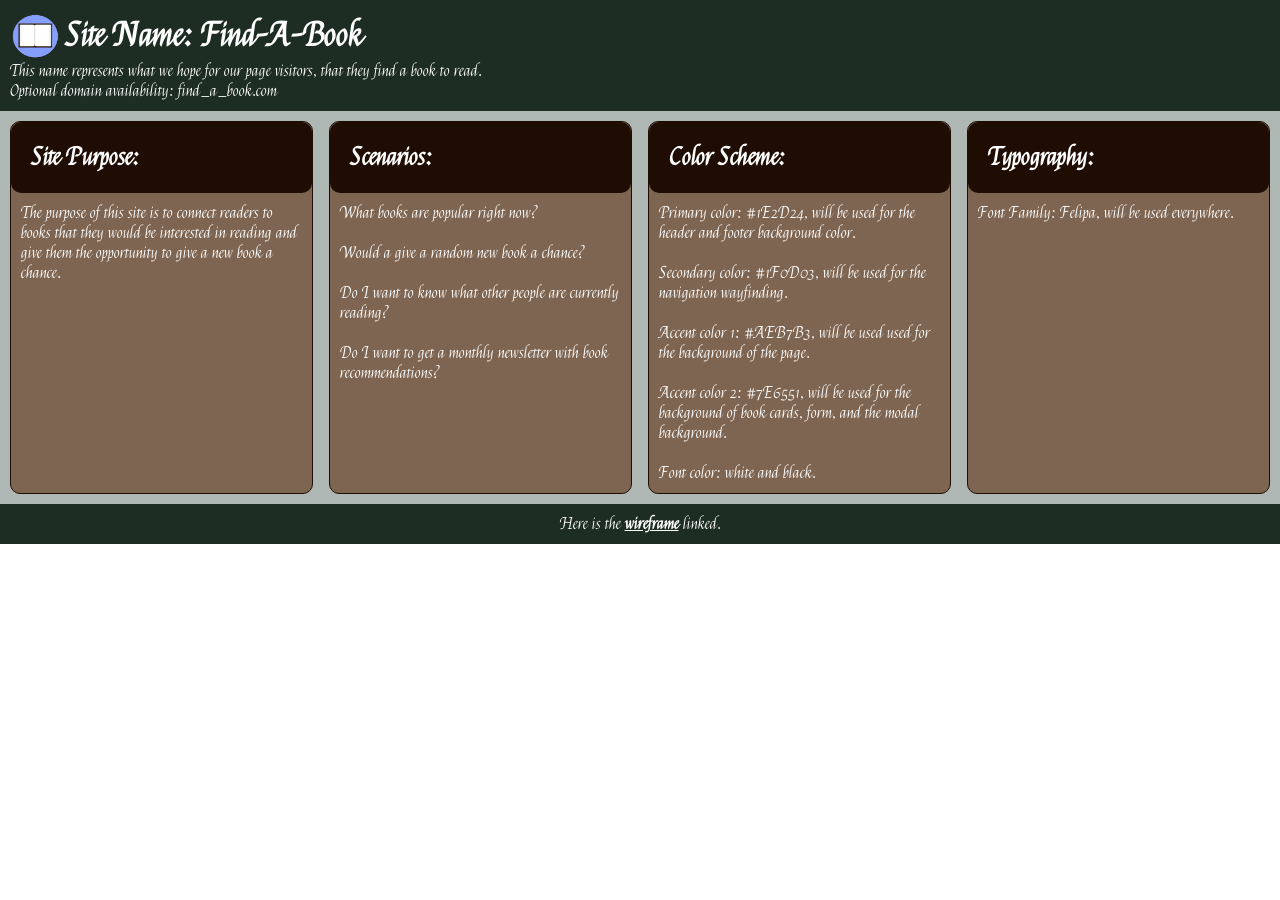
<file: final-project/site-plan.html>
<!DOCTYPE html>
<html lang="en">
<head>
    <meta charset="UTF-8">
    <meta name="viewport" content="width=device-width, initial-scale=1.0">
    <title>Find-A-Book</title>
    <meta name="description" content="Site plan for Find-A-Book">
    <meta name="author" contetn="Kelsey Hansel">
    <link rel="icon" href="images/favicon.ico">
    <link rel="preconnect" href="https://fonts.googleapis.com">
    <link rel="preconnect" href="https://fonts.gstatic.com" crossorigin>
    <link href="https://fonts.googleapis.com/css2?family=Felipa&display=swap" rel="stylesheet">
    <link rel="stylesheet" href="styles/site-plan.css">
</head>
<body>
    <header>
        <img src="images/find-a-book-logo.png" alt="book logo">
        <h1>Site Name: Find-A-Book</h1>
        <p>This name represents what we hope for our page visitors, that they find a book to read.
            <br> Optional domain availability: find_a_book.com
        </p>
    </header>
    <main>
        <div>
            <h2>Site Purpose:</h2>
            <p>The purpose of this site is to connect readers to books that they would be interested in reading and give them the opportunity to give a new book a chance.</p>
        </div>
        <div>
            <h2>Scenarios:</h2>
            <ul>
                <li>What books are popular right now?</li>
                <li>Would a give a random new book a chance?</li>
                <li>Do I want to know what other people are currently reading?</li>
                <li>Do I want to get a monthly newsletter with book recommendations?</li>
            </ul>
        </div>
        <div>
            <h2>Color Scheme:</h2>
            <ul>
                <li>Primary color: #1E2D24, will be used for the header and footer background color.</li>
                <li>Secondary color: #1F0D03, will be used for the navigation wayfinding.</li>
                <li>Accent color 1: #AEB7B3, will be used used for the background of the page.</li>
                <li>Accent color 2: #7E6551, will be used for the background of book cards, form, and the modal background.</li>
                <li>Font color: white and black.</li>
            </ul>
        </div>
        <div>
            <h2>Typography:</h2>
            <p>Font Family: Felipa, will be used everywhere.</p>
        </div>
    </main>
    <footer>
        <p>Here is the <a href="images/find-a-book-wireframe.png">wireframe</a> linked.</p>
    </footer>
</body>
</html>
</file>
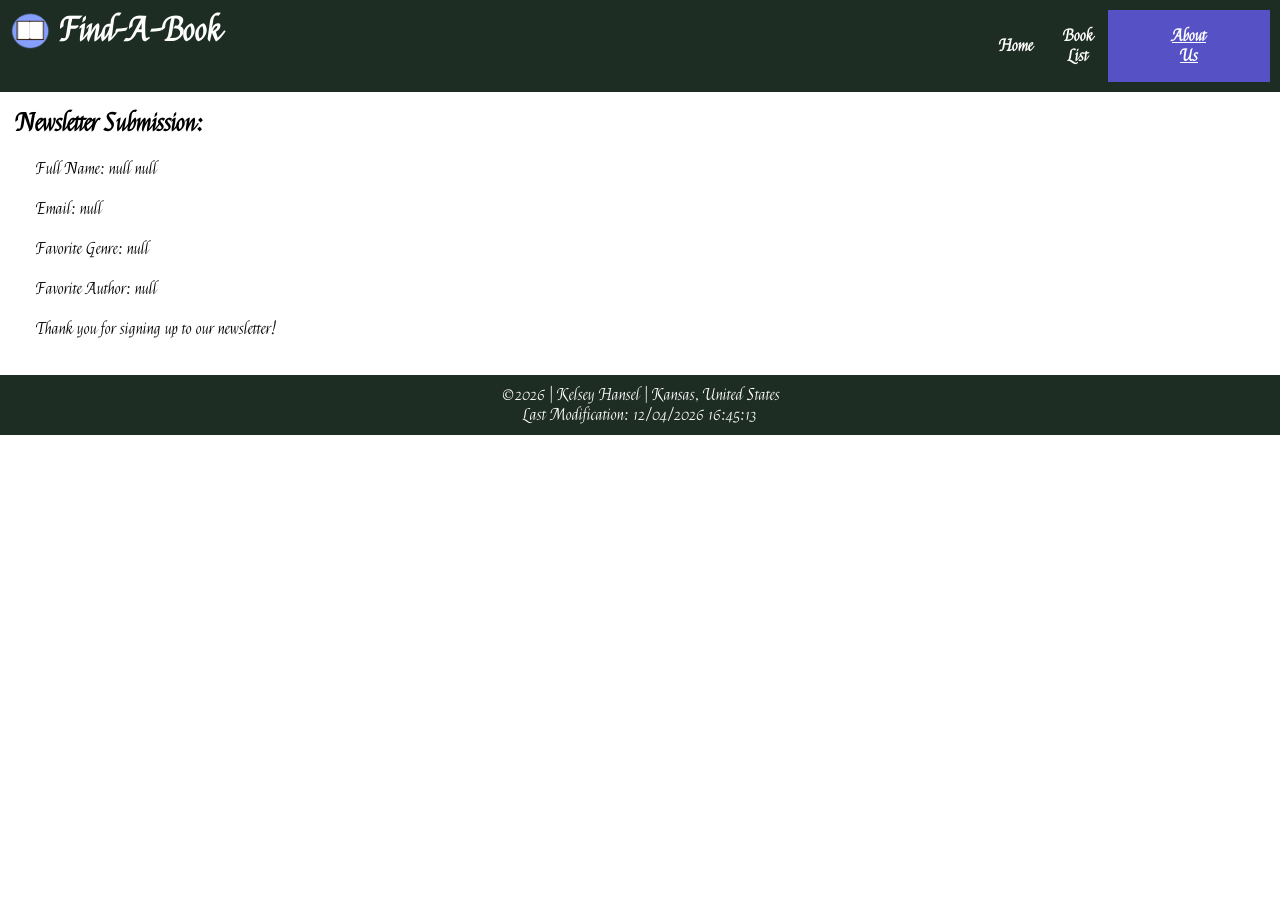
<file: final-project/thankyou.html>
<!DOCTYPE html>
<html lang="en">

<head>
    <meta charset="UTF-8">
    <meta name="viewport" content="width=device-width, initial-scale=1.0">
    <title>Thank You!</title>
    <meta name="description" content="Submission page for Find-A-Book newsletter sign-up.">
    <meta name="author" contetn="Kelsey Hansel">
    <link rel="icon" href="images/favicon.ico">
    <link rel="preconnect" href="https://fonts.googleapis.com">
    <link rel="preconnect" href="https://fonts.gstatic.com" crossorigin>
    <link href="https://fonts.googleapis.com/css2?family=Felipa&display=swap" rel="stylesheet">
    <link rel="stylesheet" href="styles/normalize.css">
    <link rel="stylesheet" href="styles/small.css">
    <link rel="stylesheet" href="styles/larger.css">
    <script src="scripts/date.js" defer></script>
    <script src="scripts/navigation.js" defer></script>
    <script src="scripts/thankyou.js" defer></script>
</head>

<body>
    <header>
        <img src="images/find-a-book-logo.png" alt="book logo">
        <h1>Find-A-Book</h1>
        <a id="menu" href="#"></a>
        <nav>
            <ul class="navigation">
                <li><a href="index.html">Home</a></li>
                <li><a href="directory.html">Book List</a></li>
                <li><a href="about.html" class="active">About Us</a></li>
            </ul>
        </nav>
    </header>
    <main>
        <section id="thankyou-container">
            <h2>Newsletter Submission:</h2>
        </section>
        
    </main>
    <footer>
        <p>&copy;<span id="currentyear"></span> | Kelsey Hansel | Kansas, United States</p>
        <p class="last-mod">Last Modification: <span id="lastModified"></span></p>
    </footer>
</body>

</html>
</file>
<file: styles/small.css>
* {
    margin: 0;
    padding: 0;
    font-family: "Advent Pro", sans-serif;
}

#menu {
    font-size: 2rem;
    font-weight: 700;
    text-decoration: none;
    padding: 10px;
    color: rgb(0, 0, 0);
    text-align: right;
}

#menu::before {
    content: "≡";
}

nav {
    color: rgb(0, 0, 0);
}

.navigation {
    list-style: none;
    max-width: 760px;
}

.navigation li {
    display: none;
}

.navigation a {
    display: block;
    padding: 1rem;
    text-align: center;
    text-decoration: none;
    font-weight: 700;
    color: white;
    background-color: rgb(13, 12, 39);
}

.navigation a:hover {
    color: rgb(59, 142, 243);
    text-decoration: none;
}

.navigation a:active {
    background-color: rgb(34, 32, 100);
}

.show li {
    display: block;
}

#menu.show::before {
    content: "X";
}

header {
    padding: 20px;
    display: flex;
    justify-content: space-between;
    flex-wrap: wrap;
}

header span {
    padding: 15px;

}

main {
    padding: 10px;
    display: grid;
    grid-gap: 1rem;
}

footer {
    padding: 10px 0;
}

footer p {
    padding: 3px;
    background-color: rgb(82, 170, 199);
    text-align: center;
}

h1 {
    text-align: left;
}

h2 {
    background-color: rgb(80, 80, 121);
    padding: 10px 45px;
    color: white;
    text-align: center;
}

.logo {
    width: 30px;
    height: auto;
}

.profile {
    display: grid;
    width: 8rem;
    height: auto;
    padding: 5px;
    justify-self: center;
    align-self: center;
}

.card {
    background-color: rgb(192, 229, 241);
}

.card p {
    padding: 10px;
}

.button {
    display: grid;
    grid-template-columns: repeat(auto-fit, minmax(100px, 1fr));
    grid-gap: 1rem;
    list-style: none;
    padding: 25px;
}

.button li {
    background-color: rgb(192, 229, 241);
    border: 1px solid rgb(4, 176, 228);
    border-radius: 5px;
    padding: 15px;
}

.bottom {
    text-align: center;
}

.display-courses {
    display: grid;
    grid-template-columns: repeat(auto-fit, minmax(150px, 1fr));
    grid-gap: 10px;
    padding: 10px;
}

.course {
    background-color: rgb(192, 229, 241);
    border: 1px solid rgb(4, 176, 228);
    border-radius: 5px;
    padding: 15px;
}

.complete {
    background-color: rgb(34, 158, 199);
    border: 1px solid rgb(9, 53, 66);
}
</file>
<file: styles/larger.css>
@media screen and (min-width: 320px)
{
    .navigation li {
        display: contents;
    }
        
    #menu {
        display: none;
    }

    nav { 
        background-color: rgb(13, 12, 39);
    }
        
    .navigation {
        display: flex;
        justify-content: right;
        align-items: center;
        list-style: none;
        background-color: rgb(13, 12, 39);
        width: 100%;
        max-width: fit-content;
    }
        
    .navigation a {
        display: block;
        text-align: center;
        padding: 15px;
        text-decoration: none;
    }
        
    .navigation a:hover {
        color: rgb(59, 142, 243);
        text-decoration: none;
    }

    .navigation a:active {
        background-color: rgb(34, 32, 100);
    }

    h1 {
        grid-column: 1 / 3;
    }

    .bottom {
        grid-column: 1 / 3;
    }
    
    .button li {
        flex-grow: 1;
        flex-shrink: 1;
        flex-basis: auto;
    }
}
</file>
<file: styles/prophets.css>
* {
    margin: 0;
    padding: 0;
}

header {
    text-align: center;
    padding: 15px;
}

div {
    display: grid;
    grid-gap: 0.5rem;
    grid-template-columns: repeat(auto-fit, minmax(320px, 1fr));
}

section {
    margin: 0.5rem;
    padding: 10px;
    background-color: rgb(103, 167, 189);
    text-align: center;

}

p {
    padding: 5px;
}

footer {
    padding: 15px;
    text-align: center;
}
</file>
<file: chamber/styles/small.css>
* {
    margin: 0;
    padding: 0;
    font-family: "Advent Pro", sans-serif;
    --primary-color: rgb(10, 20, 109);
    --secondary-color: rgb(51, 51, 146);
}

h2 {
    padding: 10px;
    text-align: left;
}

.card h3 {
    background-color: var(--secondary-color);
    padding: 5px;
    color: white;
}

header img {
    width: 24px;
}

div {
    position: relative;
}

main div img {
    width: 100%;
    height: auto;
    display: block;
}

.keynote {
    text-decoration: none;
    text-align: right;
    position: absolute;
    top: 75%;
    left: 75%;
    background-color: var(--secondary-color);
    border: 1px solid rgb(55, 55, 243);
    padding: 5px;
    border-radius: 5px;
    color: white;
}

.home {
    padding: 10px;
    display: grid;
    grid-template-rows: 30px 1fr 1fr 1fr;
    grid-gap: 1rem;
}

.card {
    background-color: rgb(136, 168, 236);
}

.weather h3 {
    grid-column: 1 / 3;
}

.weather {
    display: grid;
    grid-template-columns: 1fr 2fr;
    grid-template-rows: 30px 40px 50px 50px 50px;
}

.weather img {
    width: 50%;
    height: auto;
    grid-column: 1 / 2;
}

.weather p {
    padding: 0.3rem;
    grid-column: 2 / 3;
}

#condition {
    text-transform: capitalize;
}

.forecast p {
    text-align: center;
    padding: 0.5rem;
}

.social-media {
    display: flex;
    justify-content: center;
    gap: 25px;
}

.social-media img {
    width: 40px;
    height: auto;
}

.member-card img {
    padding: 10px;
    grid-column: 1 / 2;
    grid-row: 3 / 5;
    width: 70%;
    height: auto;
    align-self: center;
}

.member-card h3 {
    text-align: center;
    font-size: x-large;
    grid-column: 1 / 3;
}

.member-card h4 {
    text-align: center;
    border-bottom: 1px solid black;
    margin: 0.5rem;
    grid-column: 1 / 3;
}

.member-card {
    background-color: rgb(136, 168, 236);
    border: 1px solid rgb(136, 168, 236);
    border-radius: 15px;
    display: grid;
    grid-template-columns: 1fr 2fr;
    grid-template-rows: 30px 40px 50px 50px 50px;
}

.member-card p {
    padding: 10px;
    grid-column: 2 / 3;
}

.member-grid {
    display: grid;
    grid-template-columns: repeat(auto-fit, minmax(350px, 1fr));
    padding: 1rem;
    grid-gap: 1rem;
}

.layout-buttons {
    display: flex;
    justify-content: center;
    gap: 2rem;
    padding-top: 10px;
}

.grid-button {
    text-decoration: none;
    text-align: center;
    background-color: var(--secondary-color);
    border: 1px solid rgb(55, 55, 243);
    padding: 5px 50px;
    border-radius: 5px;
    color: white;
}

.list-button {
    text-decoration: none;
    text-align: center;
    background-color: var(--secondary-color);
    border: 1px solid rgb(55, 55, 243);
    padding: 5px 50px;
    border-radius: 5px;
    color: white;
}

form {
    display: grid;
    grid-gap: 1rem;
    padding: 10px;
}

fieldset {
    border: none;
}

label {
    padding: 5px;
}

input[type=radio] {
    padding: 10px;
}

dialog {
    border: 1px solid rgb(0 0 0 / 10%);
    border-radius: 10px;
    padding: 1rem;
    background-color: var(--primary-color);
    color: white;
    box-shadow: 0 0 3rem #777;
    margin: 1rem auto;
    width: 90%;
    text-align: left;
}

::backdrop {
    background-color: rgb(0 0 0 / 50%);
}

dialog button {
    position: absolute;
    top: 20px;
    right: 20px;
    padding: 10px 16px;
    border: 1px solid rgb(0 0 0 / 10%);
    border-radius: 5px;
}

dialog h4 {
    font-size: x-large;
    padding: 14px;
}

.level-card {
    padding: 25px 120px;
    width: 120px;
    text-align: center;
    background-color: var(--secondary-color);
    margin: 0 auto;
    border-radius: 20px 5px;

   animation: fadeColor 1s ease-in-out forwards;
}

@keyframes fadeColor {
    from {
        background-color: rgb(215, 247, 241);
    }
    to {
        background-color: var(--secondary-color);
    }
}

.level-card h3 {
    color: white;
}

.level-card button {
    padding: 5px;
    margin: 5px;
}

#membership-card-container {
    display: grid;
    grid-gap: 1rem;
    padding: 10px;
}

.results p {
    padding: 15px 10px;
    text-align: center;
    font-weight: 500;
}

#visit-message {
    text-align: center;
    font-size: x-large;
    padding: 10px;
}

.dicover-cards {
    box-sizing: border-box;
}

.discover-places {
    margin: 1rem 1rem;
    border: 1px solid gray;
    border-radius: 5px;
    background-color: var(--secondary-color);
    color: white;
    overflow: hidden;

    display: grid;
    grid-template-areas: 
    "name"
    "figure"
    "description"
    "address"
    "button";
}

.discover-places h2 {
    margin: 1rem 1rem;
    grid-area: name;
}

.discover-places figure {
    grid-area: figure;
}

.discover-places img {
    width: 100%;
    height: auto;
}

.discover-places figcaption {
    margin: 1rem 1rem;
}

.discover-places p {
    margin: 1rem 1rem;
    grid-area: description;
}

.discover-places address {
    margin: 1rem 1rem;
    grid-area: address;
}

.discover-places button {
    margin: 1rem 1rem;
    padding: 5px;
    grid-area: button;
}
</file>
<file: chamber/styles/medium.css>
@media screen and (min-width: 641px) {
    .navigation li {
        display: contents;
    }

    #menu {
        display: none;
    }

    .navigation {
        display: flex;
        justify-content: right;
        align-items: center;
        list-style: none;
        width: 100%;
        max-width: fit-content;
    }

    .navigation a {
        display: block;
        text-align: center;
        padding: 15px;
        text-decoration: none;
    }

    .navigation a:hover {
        color: rgb(59, 142, 243);
        text-decoration: none;
    }

    header {
        grid-template-columns: 24px auto 44px 24px;
    }

    .darkmode {
        order: 4;
    }

    footer {
        display: flex;
        flex-wrap: wrap;
        justify-content: space-around;
    }

    #visit-message {
        flex-basis: 100%;
        text-align: center;
    }

    .social-media {
        align-self: center;
    }

    .discover-places {
        grid-template-areas:
        "figure name"
        "figure description"
        "figure address"
        "figure button";
    }

    .discover-places img {
        width: 300px;
        height: auto;
    }

    .discover-places img:hover {
        box-shadow: 10px 10px 10px 10px rgba(0, 0, 0, 0.527);
    }
}

@media screen and (min-width: 1025px) {
    #card-container {
        display: grid;
        grid-template-columns: 1fr 1fr;
    }
}
</file>
<file: chamber/styles/larger.css>
@media screen and (min-width: 320px)
{
    .navigation li {
        display: contents;
    }
        
    #menu {
        display: none;
    }
        
    .navigation {
        display: flex;
        justify-content: right;
        align-items: center;
        list-style: none;
        width: 100%;
        max-width: fit-content;
    }
        
    .navigation a {
        display: block;
        text-align: center;
        padding: 15px;
        text-decoration: none;
    }
        
    .navigation a:hover {
        color: rgb(59, 142, 243);
        text-decoration: none;
    }

    header {
        grid-template-columns: 24px auto 44px 24px;
    }

    .darkmode {
        order: 4;
    }

    .member-list {
        padding: 1rem;
    }

    .listing {
        display: flex;
        justify-content: flex-start;
        gap: 0.5rem;
    }

    footer {
        display: flex;
        justify-content: space-around;
    }

    .social-media {
        align-self: center;
    }

    .home {
        grid-template-columns: 2fr 1fr 1fr;
        grid-template-rows: 1fr;
    }
    .home h2 {
        grid-column: 1 / 4;
    }

    dialog {
        width: 50%;
    }

    .join {
        display: grid;
        grid-template-columns: 2fr 2fr;
    }
}
</file>
<file: final-project/styles/small.css>
* {
    --primary-color: #1E2D24;
    --secondary-color: #1f0d03;
    --accent-color1: #AEB7B3;
    --accent-color2: #7E6551;
    font-family: "Felipa", serif;
    padding: 0;
    margin: 0;
}

header img {
    width: 40px;
}

#book-container {
    display: grid;

}

.book-card, .reader-card{
    margin: 1rem 1rem;
    border: 1px solid gray;
    border-radius: 10px;
    background-color: var(--accent-color2);
    color: white;
    text-align: center;
    max-width: 300px;
    overflow: hidden;

    display: grid;
    grid-template-areas: 
    "cover"
    "title"
    "author"
    "genre"
    "description";
}

.book-card h3, .reader-card h3 {
    grid-area: title;
    padding: 10px;
}

.book-card img, .reader-card img {
    grid-area: cover;
    width: 200px;
    padding: 10px;
    justify-self: center;
}

.genre {
    grid-area: genre;
    padding: 5px 10px;
}

.author {
    grid-area: author;
    padding: 5px 10px;
}

.description {
    grid-area: description;
    padding: 5px 10px;
    font-size: small;
}

#library-container {
    display: grid;
    justify-content: center;
}

.library {
    background-color: var(--accent-color1);
}

.library-buttons {
    display: grid;
    grid-template-columns: 1fr 1fr 1fr 1fr;
    grid-gap: 1rem;
    padding: 10px;
}

button {
    background-color: var(--secondary-color);
    color: white;
}

.form-page {
    background-color: white;
    padding: 1rem;
}

form {
    background-color: var(--accent-color1);
    display: grid;
    padding: 1rem;
    border: 1px solid var(--accent-color1);
    border-radius: 2rem;
}

label {
    padding: 1rem;
    justify-self: center;
    align-self: center;
}

input[type="submit"] {
    background-color: var(--secondary-color);
    color: white;
    padding: 10px;
}

#thankyou-container {
    display: grid;
    padding: 1rem;
}

.results {
    padding: 10px;
}

.results p {
    padding: 10px;
}

dialog {
    border: 1px solid rgb(0 0 0 / 10%);
    border-radius: 10px;
    padding: 1rem;
    background-color: var(--primary-color);
    color: white;
    box-shadow: 0 0 3rem #777;
    margin: 1rem auto;
    width: 90%;
    text-align: left;
}

::backdrop {
    background-color: rgb(0 0 0 / 50%);
}

dialog button {
    position: absolute;
    top: 20px;
    right: 20px;
    padding: 10px 16px;
    border: 1px solid rgb(0 0 0 / 10%);
    border-radius: 5px;
}

dialog h4 {
    font-size: x-large;
    padding: 14px;
}

#blind-book {
    display: grid;
    padding: 15px;
}

#blind-book h2 {
    background-color: var(--secondary-color);
    color: white;
    padding: 1rem;
    border-radius: 10px;
}

#blind-date {
    background-color: var(--accent-color1);
    padding: 1rem;
    border-radius: 10px;
}

#blind-book button {
    max-width: 120px;
    justify-self: center;
    margin: 10px;
}

.home {
    padding: 1rem;
}

footer h4 {
    color: white;
}
h4 a {
    color: var(--accent-color1);
}
</file>
<file: final-project/styles/larger.css>
@media screen and (min-width:600px) {
    .navigation li {
        display: contents;
    }

    #menu {
        display: none;
    }

    .navigation {
        display: flex;
        justify-content: right;
        align-items: center;
        list-style: none;
        width: 100%;
        max-width: fit-content;
    }

    .navigation a {
        display: block;
        text-align: center;
        padding: 15px;
        text-decoration: none;
    }

    .navigation a:hover {
        color: rgb(59, 142, 243);
        text-decoration: none;
    }

    .book-card, .reader-card {
        padding: 5px;
        display: grid;
        grid-template-areas:
        "cover title"
        "cover author"
        "cover genre"
        "cover description";
    }

    .book-card {
        max-width: fit-content;
    }

    .book-card img, .reader-card img {
        align-self: center;
        width: 100%;
    }

    #library-container {
        display: grid;
        grid-template-columns: 1fr 1fr;
    }

    .form-page {
        display: grid;
        grid-template-columns: 2fr 1fr;
        grid-gap: 1rem;
        padding: 2rem;
    }

    .home {
        display: grid;
        grid-template-columns: 1fr 2fr;
        grid-gap: 1rem;
        padding: 2rem;
    }

    #blind-book h2 {
        max-width: 700px;
    }

    #blind-date {
        max-width: 700px;
    }
}
</file>
<file: final-project/styles/site-plan.css>
* {
    --primary-color: #1E2D24;
    --secondary-color: #1f0d03;
    --accent-color1: #AEB7B3;
    --accent-color2: #7E6551;
    font-family: "Felipa", serif;
    padding: 0;
    margin: 0;
}

header, footer {
    background-color: var(--primary-color);
    color: white;
    padding: 10px;
}

header {
    display: grid;
    grid-template-columns: 50px 2fr;
}

h1 {
    padding: 5px;
}

header p {
    grid-column: 1 / 3;
}

img {
    width: 50px;
    height: auto;
}

main {
    background-color: var(--accent-color1);
    padding: 10px;
    display: grid;
    grid-template-columns: repeat(auto-fit, minmax(300px, 1fr));
    grid-gap: 1rem;
}

div h2 {
    padding: 20px;
    background-color: var(--secondary-color);
    color: white;
    border-radius: 10px;
}

footer {
    text-align: center;
}

footer a {
    color: white;
    font-weight: bold;
}

div {
    background-color: var(--accent-color2);
    border: 1px solid var(--secondary-color);
    border-radius: 10px;
}

div p {
    padding: 10px;
    color: white;
}

li {
    list-style: none;
    padding: 10px;
    color: white;
}
</file>
